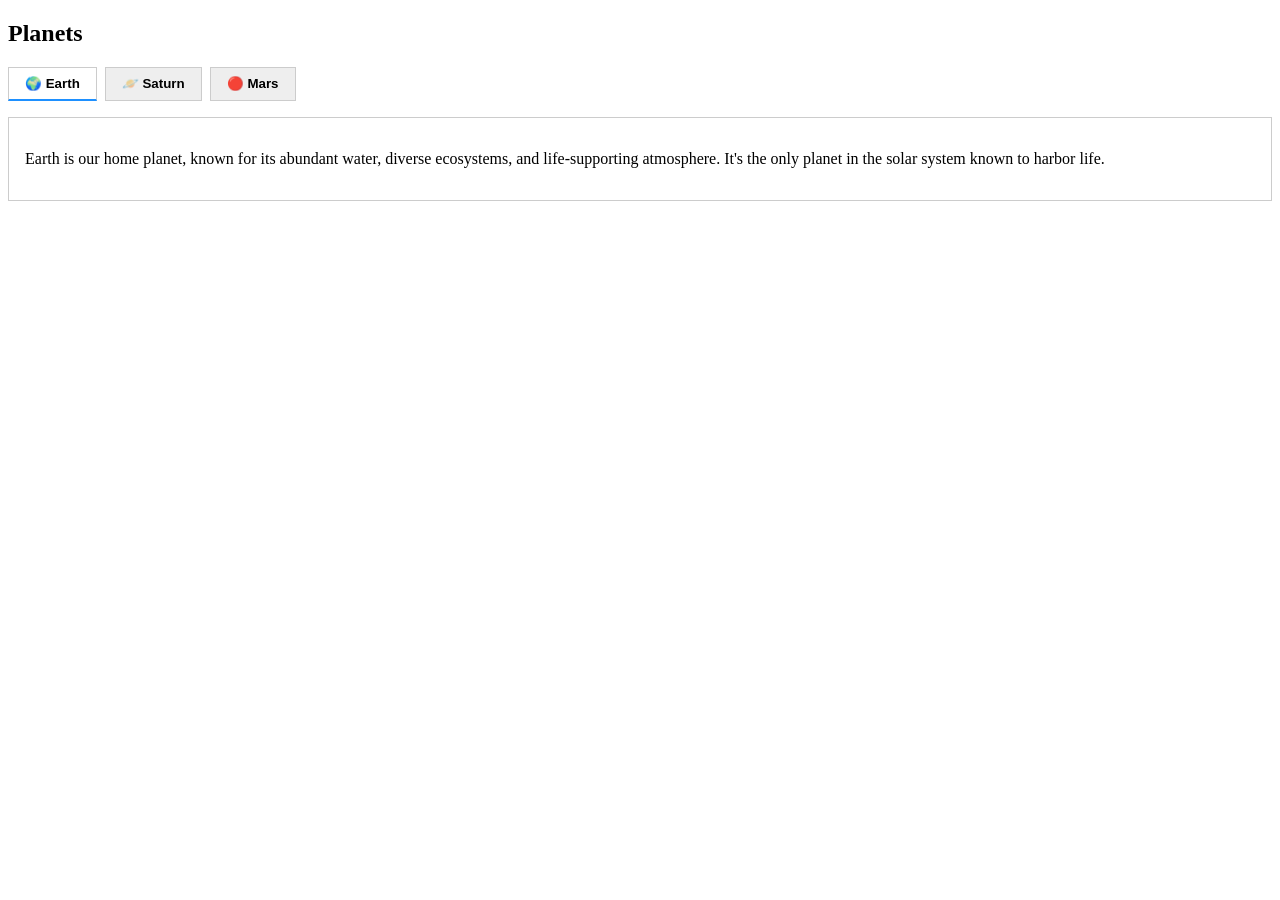
<file: accessible-planets-tablist/index.html>
<!DOCTYPE html>
<html lang="en">
  <head>
    <meta charset="UTF-8" />
    <meta name="viewport" content="width=device-width, initial-scale=1.0" />
    <title>Planets Facts</title>
    <link rel="stylesheet" href="./styles.css" />
  </head>
  <body>
    <div class="tabs">
      <h2 id="tabs-title">Planets</h2>
      <div role="tablist" aria-labelledby="tabs-title">
        <button role="tab" aria-controls="panel-earth" aria-selected="true" id="tab-earth">🌍 Earth</button>
        <button role="tab" aria-controls="panel-saturn" aria-selected="false" id="tab-saturn">🪐 Saturn</button>
        <button role="tab" aria-controls="panel-mars" aria-selected="false" id="tab-mars">🔴 Mars</button>
      </div>

      <div id="panel-earth" role="tabpanel" aria-labelledby="tab-earth">
        <p>
          Earth is our home planet, known for its abundant water, diverse ecosystems, and life-supporting atmosphere. It's the only planet in the solar system known to harbor life.
        </p>
      </div>
      <div id="panel-saturn" role="tabpanel" aria-labelledby="tab-saturn" hidden>
        <p>
          Saturn is famous for its beautiful and extensive ring system made of ice and rock particles. It's a gas giant with dozens of moons orbiting it.
        </p>
      </div>
      <div id="panel-mars" role="tabpanel" aria-labelledby="tab-mars" hidden>
        <p>
          Mars, the red planet, is a rocky world with the tallest volcano and deepest canyon in the solar system. It's a key focus for exploration in the search for past or present life.
        </p>
      </div>
    </div>

    <script src="script.js"></script>
  </body>
</html>
</file>
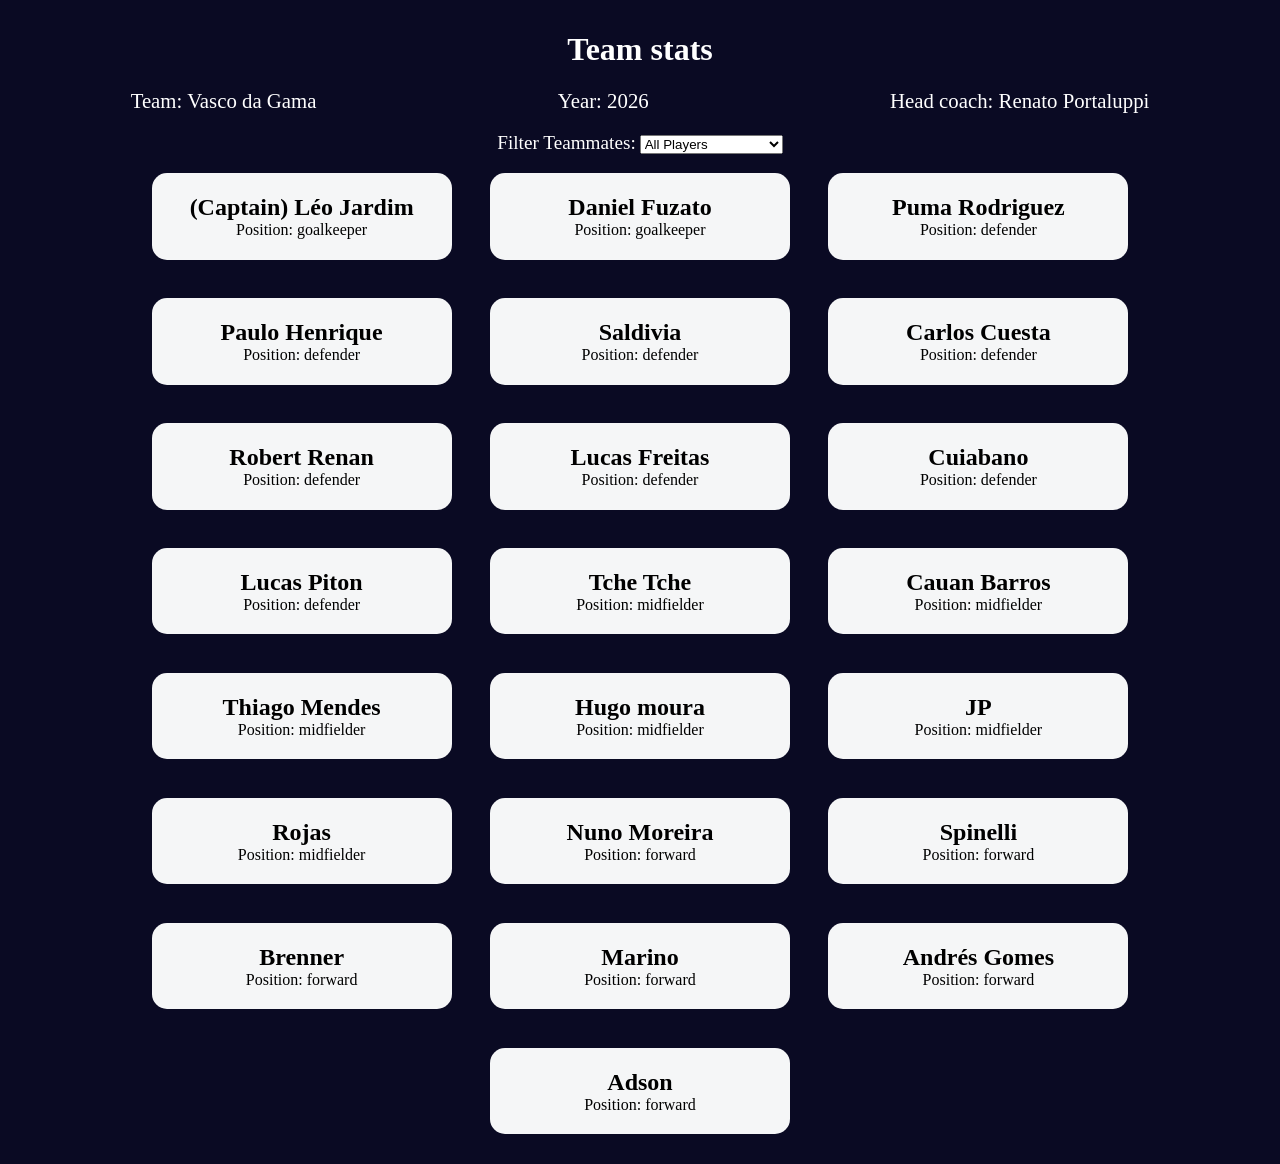
<file: football-team-cards/index.html>
<!DOCTYPE html>
<html lang="en">
  <head>
    <meta charset="UTF-8" />
    <meta http-equiv="X-UA-Compatible" content="IE=edge" />
    <meta name="viewport" content="width=device-width, initial-scale=1.0" />
    <title>
      Build a Set of Football Team Cards
    </title>
    <link rel="stylesheet" href="styles.css" />
  </head>
  <body>
    <h1 class="title">Team stats</h1>
    <main>
      <div class="team-stats">
        <p>Team: <span id="team"></span></p>
        <p>Year: <span id="year"></span></p>
        <p>Head coach: <span id="head-coach"></span></p>
      </div>
      <label class="options-label" for="players">Filter Teammates:</label>
      <select name="players" id="players">
        <option value="all">All Players</option>
        <option value="forward">Position Forward</option>
        <option value="midfielder">Position Midfielder</option>
        <option value="defender">Position Defender</option>
        <option value="goalkeeper">Position Goalkeeper</option>
      </select>
      <div class="cards" id="player-cards"></div>
    </main>
    <script type="module" src="./script.js"></script>
  </body>
</html>
</file>
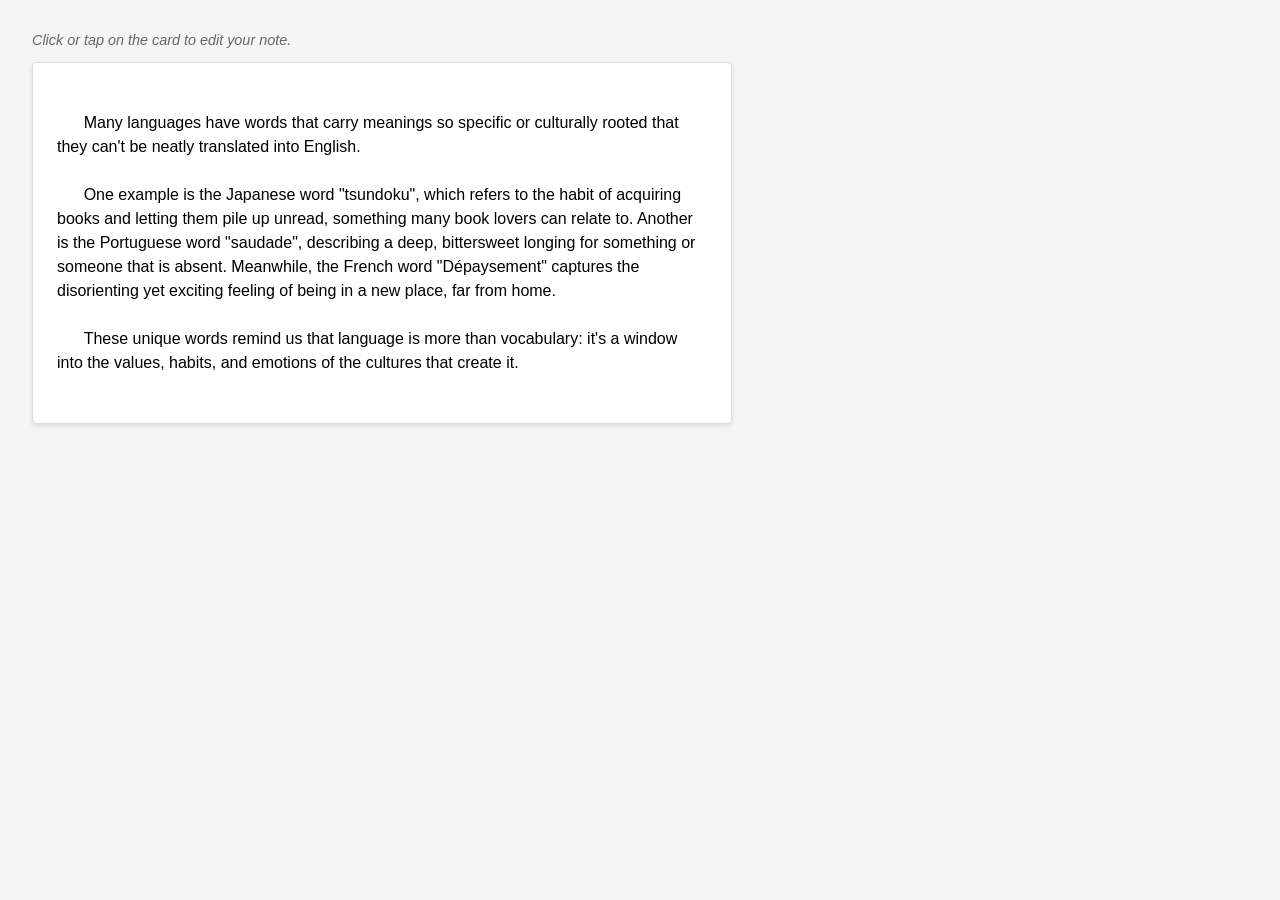
<file: note-taking-app/index.html>
<!DOCTYPE html>
<html lang="en">
  <head>
    <meta charset="UTF-8" />
    <title>Note taking app</title>
    <meta name="viewport" content="width=device-width, initial-scale=1.0" />
    <link rel="stylesheet" href="./styles.css" />
  </head>
  <body>
    <p class="helper-text">Click or tap on the card to edit your note.</p>

    <div id="note" class="note" contenteditable="true" aria-label="Note editor">
      Many languages have words that carry meanings so specific or culturally rooted that they can't be neatly translated into English. 
        
      One example is the Japanese word "tsundoku", which refers to the habit of acquiring books and letting them pile up unread, something many book lovers can relate to. Another is the Portuguese word "saudade", describing a deep, bittersweet longing for something or someone that is absent. Meanwhile, the French word "Dépaysement" captures the disorienting yet exciting feeling of being in a new place, far from home.
        
      These unique words remind us that language is more than vocabulary: it's a window into the values, habits, and emotions of the cultures that create it.
    </div>

    <div id="status" aria-live="polite"></div>
    
    <script src="script.js"></script>
  </body>
</html>
</file>
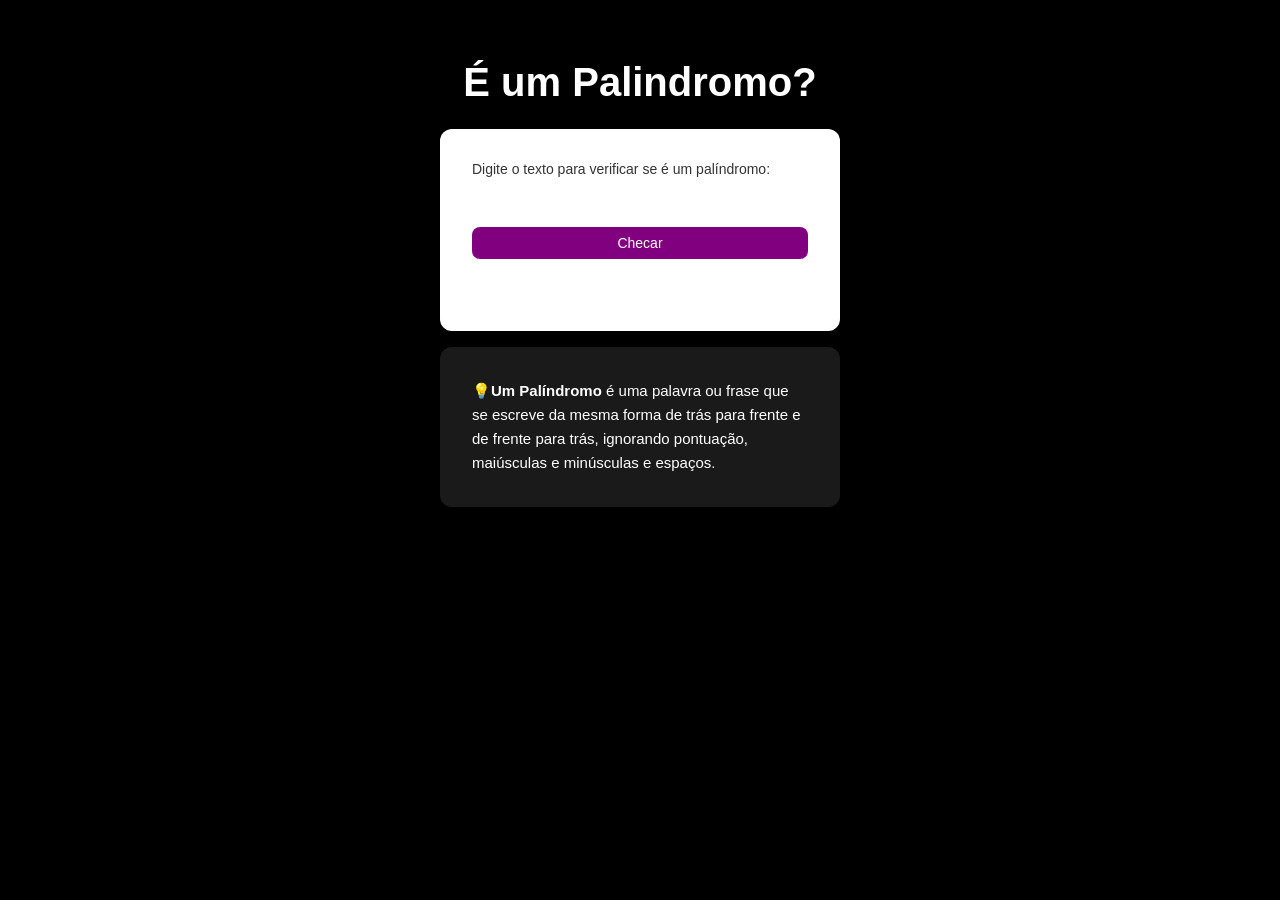
<file: palindrome-checker/index.html>
<!DOCTYPE html>
<html lang="en">

<head>
    <meta charset="utf-8">
    <link rel="stylesheet" href="styles.css">
    <title>Palindrome Checker</title>
</head>    
<body>
    <h2>É um Palindromo?</h2>
    <div class="card">    
        <label for="text-input" >Digite o texto para verificar se é um palíndromo:</label><input type="text" id="text-input">
        
        <button id="check-btn" type="button">Checar</button>
        <div id="result"></div>
    </div>
    <div class="card-explanation">
        <p id="explanation">💡<strong>Um Palíndromo</strong> é uma palavra ou frase que se escreve da mesma forma de trás para frente e de frente para trás, ignorando pontuação, maiúsculas e minúsculas e espaços.
        </p>
    </div>
</body>

</html>
</file>
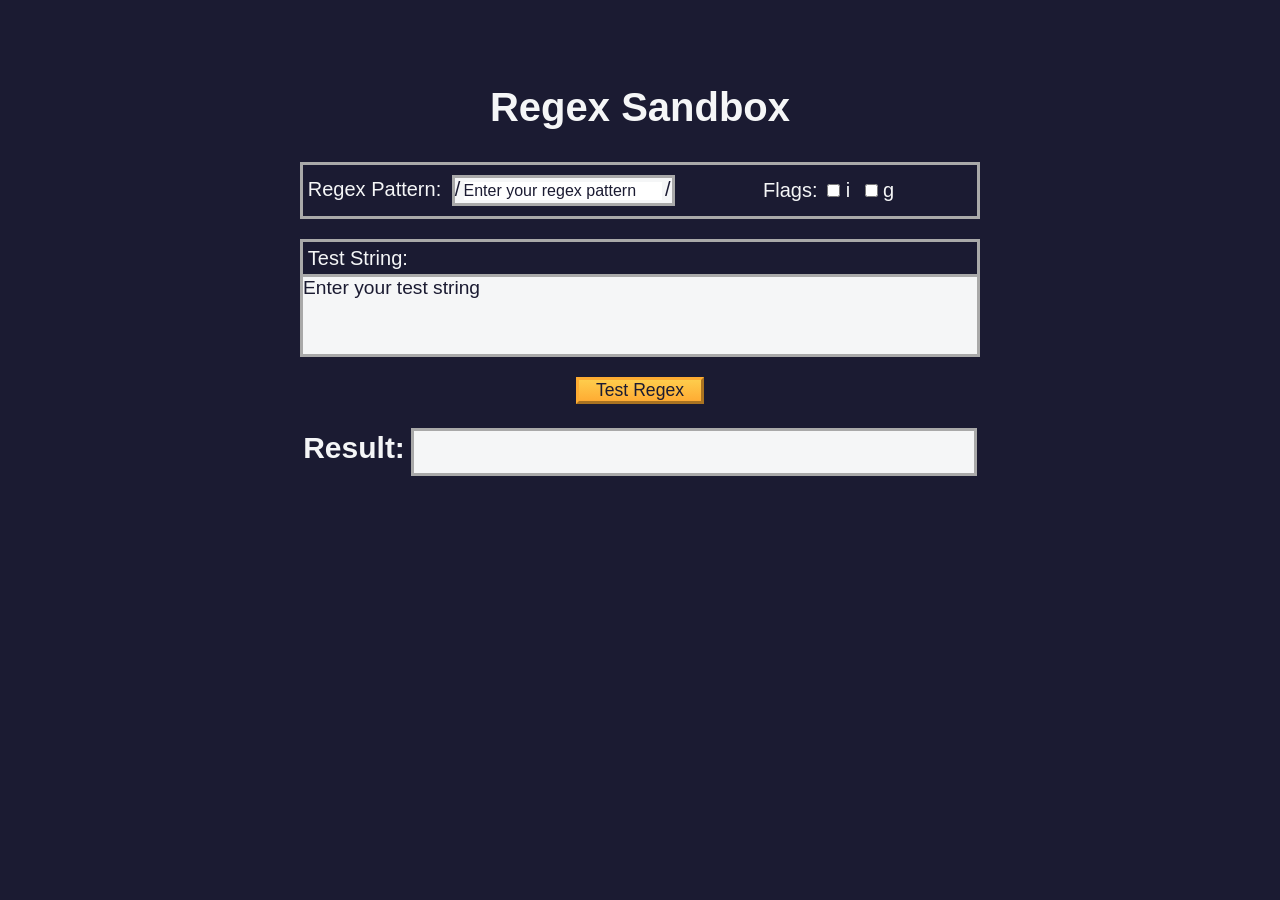
<file: regex-sandbox/index.html>
<!DOCTYPE html>
<html lang="en">

<head>
    <meta charset="UTF-8">
    <meta name="viewport" content="width=device-width, initial-scale=1.0">
    <link rel="stylesheet" href="styles.css">
    <title>Regex Sandbox</title>

</head>

<body>
    <h1>Regex Sandbox</h1>
    <main>
        <div id="regex-container">
            <label for="pattern">Regex Pattern:
                <div id="pattern-container">/<input type="text" id="pattern" name="pattern"
                        placeholder="Enter your regex pattern">/</div>
            </label>
            <div id="flags-container">
                <p>Flags: </p>
                <label for="i">
                    <input type="checkbox" name="flags" id="i"> i
                </label>
                <label for="g">
                    <input type="checkbox" name="flags" id="g"> g
                </label>
            </div>
        </div>
        <div id="test-container">
            <p>Test String:</p>
            <div id="test-string" placeholder="Enter your test string" contenteditable="true"></div>
        </div>
        <button class="btn" id="test-btn" type="button">Test Regex</button>
        <div id="result-container">
            <h2>Result:</h2>
            <p id="result">
            </p>
        </div>

    </main>
    <script src="script.js"></script>
</body>

</html>
</file>
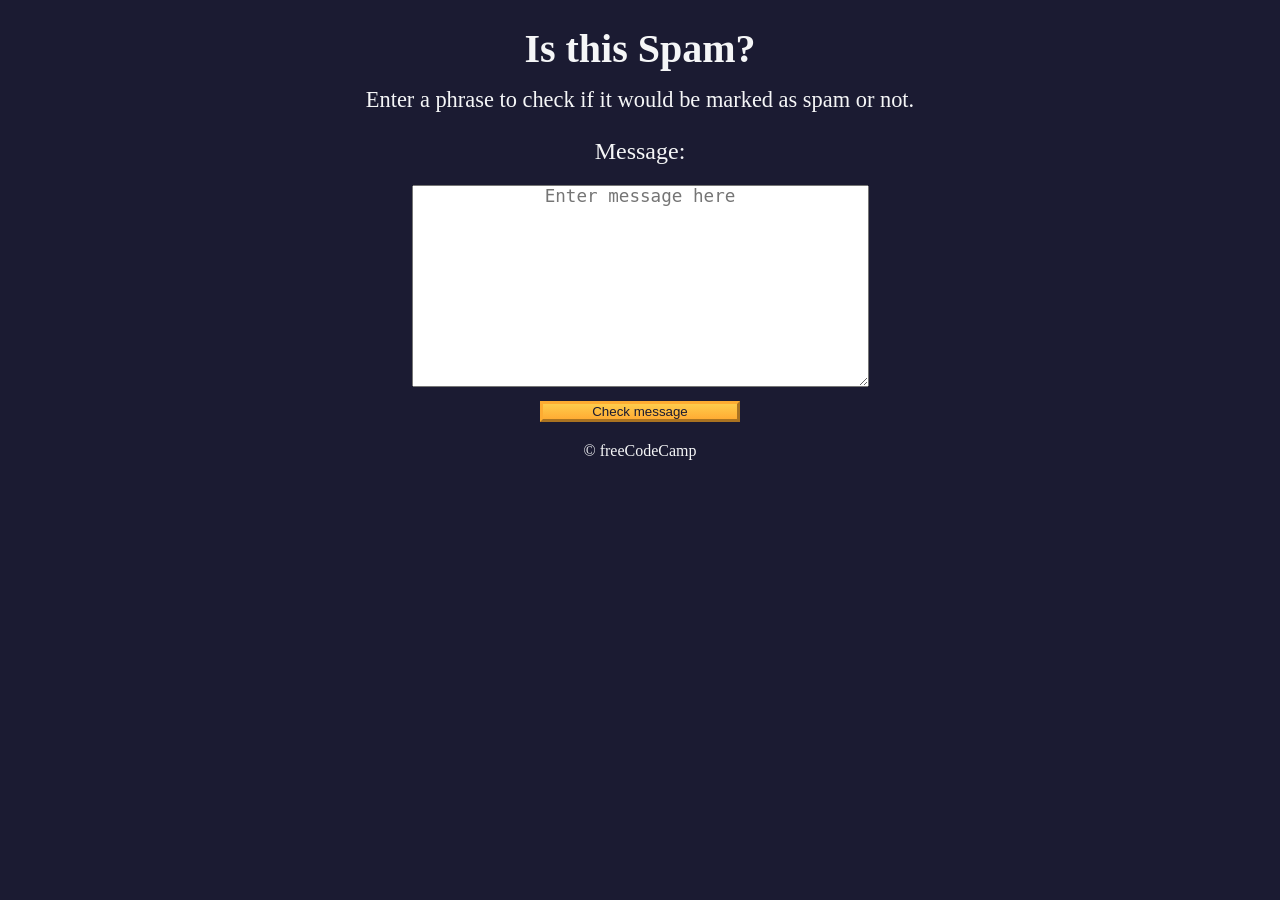
<file: spam-filter/index.html>
<!DOCTYPE html>
<html lang="en">
  <head>
    <meta charset="UTF-8" />
    <meta name="viewport" content="width=device-width" />
    <title>Learn Regular Expressions by Building a Spam Filter</title>
    <link rel="stylesheet" href="styles.css" />
  </head>

  <body>
    <header class="main-text">
      <h1 class="title">Is this Spam?</h1>
      <p class="description">
        Enter a phrase to check if it would be marked as spam or not.
      </p>
    </header>

    <main>
      <label class="message-label" for="message-input">Message: </label>
      <textarea
        placeholder="Enter message here"
        value=""
        type="text"
        name="message"
        id="message-input"
        rows="10"
        cols="40"
      ></textarea>
      <button class="btn" id="check-message-btn" type="button">
        Check message
      </button>
      <p id="result"></p>
    </main>

    <footer class="footer">&copy; freeCodeCamp</footer>
    <script src="./script.js"></script>
  </body>
</html>
</file>
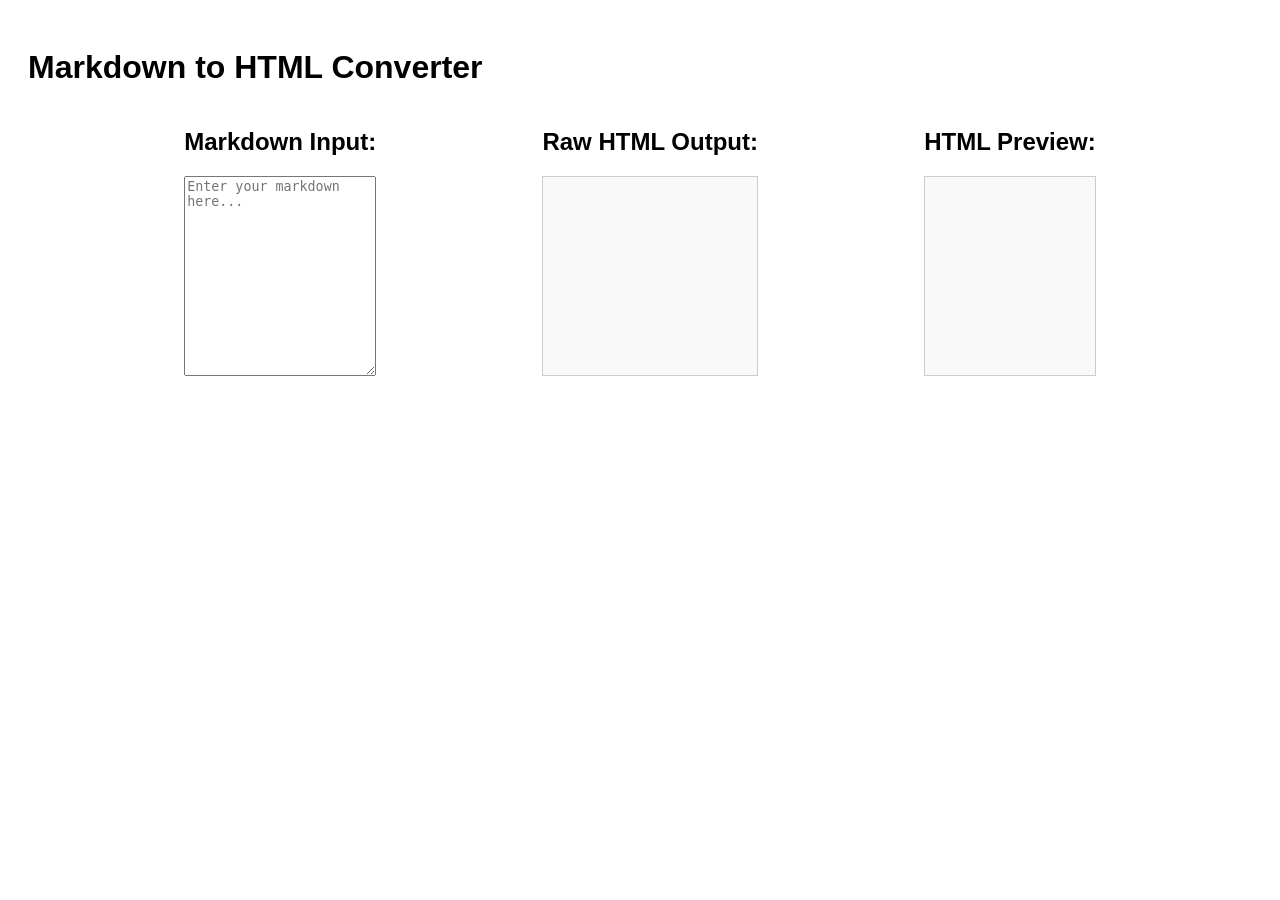
<file: javaScript-certification/markdown-to-HTML-converter/index.html>
<!DOCTYPE html>
<html lang="en">

<head>
    <meta charset="UTF-8">
    <meta name="viewport" content="width=device-width, initial-scale=1.0">
    <title>Markdown to HTML Converter</title>
    <link rel="stylesheet" href="styles.css">
</head>

<body>
    <h1>Markdown to HTML Converter</h1>
    <div id="container">
        <div class="container">
            <h2>Markdown Input:</h2>
            <textarea id="markdown-input" placeholder="Enter your markdown here..."></textarea>
        </div>
        <div class="container">
            <h2>Raw HTML Output:</h2>
            <div id="html-output"></div>
        </div>
        <div class="container">
            <h2>HTML Preview:</h2>
            <div id="preview"></div>
        </div>
    </div>
    <script src="script.js"></script>
</body>

</html>
</file>
<file: accessible-planets-tablist/styles.css>
.tabs [role="tablist"] {
  display: flex;
  gap: 0.5rem;
  margin-bottom: 1rem;
}

[role="tab"] {
  padding: 0.5rem 1rem;
  background: #eee;
  border: 1px solid #ccc;
  cursor: pointer;
  font-weight: bold;
}

[role="tab"][aria-selected="true"] {
  background: #fff;
  border-bottom: 2px solid dodgerblue;
}

[role="tabpanel"] {
  border: 1px solid #ccc;
  padding: 1rem;
}
</file>
<file: football-team-cards/styles.css>
*,
*::before,
*::after {
  box-sizing: border-box;
  margin: 0;
  padding: 0;
}

:root {
  --dark-grey: #0a0a23;
  --light-grey: #f5f6f7;
  --white: #ffffff;
  --black: #000;
}

body {
  background-color: var(--dark-grey);
  text-align: center;
  padding: 10px;
}

.title,
.options-label,
.team-stats,
footer {
  color: var(--white);
}

.title {
  margin: 1.3rem 0;
}

.team-stats {
  display: flex;
  justify-content: space-around;
  flex-wrap: wrap;
  font-size: 1.3rem;
  margin: 1.2rem 0;
}

.options-label {
  font-size: 1.2rem;
}

.cards {
  display: flex;
  flex-wrap: wrap;
  justify-content: center;
  align-items: center;
}

.player-card {
  background-color: var(--light-grey);
  padding: 1.3rem;
  margin: 1.2rem;
  width: 300px;
  border-radius: 15px;
}

@media (max-width: 768px) {
  .team-stats {
    flex-direction: column;
  }
}
</file>
<file: note-taking-app/styles.css>
body {
  font-family: Arial, sans-serif;
  margin: 2em;
  max-width: 700px;
  background-color: #f5f5f5;
}

.note {
  background-color: #ffffff;
  border: 1px solid #ddd;
  border-radius: 4px;
  box-shadow: 0 2px 5px rgba(0, 0, 0, 0.1);
  padding: 1.5em;
  margin-bottom: 1em;
  line-height: 1.5;
  min-height: 250px;
  font-size: 16px;
  /* This is needed to preserve line breaks in the div */
  white-space: pre-wrap;
}

.note[contenteditable="true"] {
  caret-color: black;
}

.note:hover {
  background-color: #fff;
  box-shadow: 0 0 5px rgba(0,0,0,0.2);
}

.helper-text {
  font-size: 0.9rem;
  color: #666;
  margin-top: 0.5em;
  user-select: none;
  font-style: italic;
}

#status {
  color: #00471b;
  padding: 0 1em;
}
</file>
<file: palindrome-checker/styles.css>
* {
    box-sizing: border-box;
    margin: 0;
    padding: 0;
  }

  body {
    background-color: black;
    display: flex;
    flex-direction: column;
    align-items: center;
    padding-top: 60px;
    font-family: sans-serif;
  }

  h2 {
    color: white;
    margin-bottom: 24px;
    font-size: 40px;
  }

  .card {
    background-color: white;
    border-radius: 12px;
    padding: 32px;
    width: 400px;
    display: flex;
    flex-direction: column;
    gap: 16px;
  }

  label {
    font-size: 14px;
    color: #333;
  }

  .input-row {
    display: flex;
    align-items: center;
    gap: 8px;
    border-bottom: 2px solid purple;
    padding-bottom: 8px;
  }

  #text-input {
    flex: 1;
    border: none;
    outline: none;
    font-size: 16px;
  }

  #check-btn {
    background-color: purple;
    color: white;
    border: none;
    border-radius: 8px;
    padding: 8px 16px;
    cursor: pointer;
    font-size: 14px;
  }

  #check-btn:hover {
    background-color: #6a0dad;
  }

  #result {
    font-size: 16px;
    color: #333;
    min-height: 24px;
  }
  .card-explanation {
  background-color: #1a1a1a;
  border-radius: 12px;
  padding: 32px;
  width: 400px;
  margin-top: 16px;
}

#explanation {
  color: white;
  font-size: 15px;
  line-height: 1.6;
}
</file>
<file: regex-sandbox/styles.css>
*,
*::before,
*::after {
    box-sizing: border-box;
    margin: 0;
    padding: 0;
}

:root {
    --dark-grey: #1b1b32;
    --light-grey: #f5f6f7;
    --golden-yellow: #fecc4c;
    --yellow: #ffcc4c;
    --gold: #feac32;
    --orange: #ffac33;
    --dark-orange: #f89808;
    --border: 0.2rem solid darkgrey;
    --padding: 0.3rem;
}

body {
    background-color: var(--dark-grey);
    color: var(--light-grey);
    font-size: 20px;
    font-family: "Lato", Helvetica, Arial, sans-serif;
    padding: 5px;
}

h1 {
    margin: 5rem auto 2rem;
    text-align: center;
}

p {
    padding: var(--padding);
}

#regex-container {
    max-width: 680px;
    margin: 20px auto;
    display: flex;
    justify-content: center;
    align-items: center;
    border: var(--border);
}

#regex-container>label {
    padding: var(--padding);
    flex: 1 1 auto;
}

#pattern-container {
    display: inline-block;
    color: var(--dark-grey);
    background-color: var(--light-grey);
    margin: 5px;
    border: var(--border);
}

#pattern {
    margin: 0.2rem;
    border: 0;
    font-size: 1rem;
    width: calc(100% - 1.2rem);
}

#pattern:focus {
    outline: none;
}

#flags-container {
    display: flex;
    align-items: center;
    flex: 1 1 auto;
}

#flags-container>label {
    padding: var(--padding);
    margin-right: 0.3rem;
}

#test-container {
    max-width: 680px;
    margin: 20px auto;
    display: flex;
    flex-direction: column;
    flex: 0 0 auto;
    border: var(--border);
}

#test-string {
    background-color: var(--light-grey);
    min-height: 5rem;
    color: var(--dark-grey);
    border-top: var(--border);
    font-size: 1.2rem;
}

[contenteditable=true]:empty:before {
    content: attr(placeholder);
    pointer-events: none;
    color: var(--dark-grey);
}

::placeholder {
    color: var(--dark-grey);
}


button {
    display: block;
    cursor: pointer;
    width: 8rem;
    margin: 0.2rem auto;
    color: var(--dark-grey);
    background-color: var(--gold);
    background-image: linear-gradient(var(--golden-yellow), var(--orange));
    border-color: var(--gold);
    border-width: 0.2rem;
    font-size: 1.1rem;
}

.btn:hover {
    background-image: linear-gradient(var(--yellow), var(--dark-orange));
}

#result-container {
    max-width: 680px;
    margin: 20px auto;
    display: flex;
    justify-content: center;
    align-items: center;
}

h2 {
    align-self: flex-start;
    margin: 0.4rem 0.2rem 0.2rem;
    flex: 0 1 auto;
}

#result {
    color: var(--dark-grey);
    background-color: var(--light-grey);
    font-size: 1.5rem;
    flex: 1 1 auto;
    margin: 0.2rem;
    border: var(--border);
    min-height: 3rem;
}

.highlight {
    background-color: lightgreen;
}
</file>
<file: spam-filter/styles.css>
*,
*::before,
*::after {
  box-sizing: border-box;
  margin: 0;
  padding: 0;
}

:root {
  --dark-grey: #1b1b32;
  --light-grey: #f5f6f7;
  --golden-yellow: #fecc4c;
  --yellow: #ffcc4c;
  --gold: #feac32;
  --orange: #ffac33;
  --dark-orange: #f89808;
}

body {
  background-color: var(--dark-grey);
  color: var(--light-grey);
}

body,
#message-input:placeholder-shown {
  text-align: center;
}

textarea {
  max-width: 90%;
}

.main-text {
  margin: 25px 0;
}

.title {
  font-size: 2.5rem;
}

.description {
  margin-top: 15px;
  font-size: 1.4rem;
}

.message-label {
  display: block;
  margin-bottom: 20px;
  font-size: 1.5rem;
}

#message-input:placeholder-shown,
textarea {
  font-size: 1.1rem;
}

.btn {
  display: block;
  cursor: pointer;
  width: 200px;
  margin: 10px auto;
  color: var(--dark-grey);
  background-color: var(--gold);
  background-image: linear-gradient(var(--golden-yellow), var(--orange));
  border-color: var(--gold);
  border-width: 3px;
}

.btn:hover {
  background-image: linear-gradient(var(--yellow), var(--dark-orange));
}

#result {
  font-size: 2rem;
  margin: 20px 0;
}

.footer {
  margin-top: 10px;
}
</file>
<file: javaScript-certification/markdown-to-HTML-converter/styles.css>
* {
     box-sizing: border-box;
}
 body {
     font-family: Arial, sans-serif;
     padding: 20px;
}
 #markdown-input {
     width: 100%;
     height: 100px;
}
 #html-output, #preview {
     height: 100px;
     display: inline-block;
     width: 100%;
     border: 1px solid #ccc;
     padding: 10px;
     margin: auto;
     white-space: pre-wrap;
     background-color: #f9f9f9;
}
 @media (min-width: 600px) {
     #markdown-input, #html-output, #preview {
         height: 200px;
         margin: 0;
    }
     #container {
         display: flex;
         justify-content: space-evenly;
         gap: 10px;
    }
}
</file>
